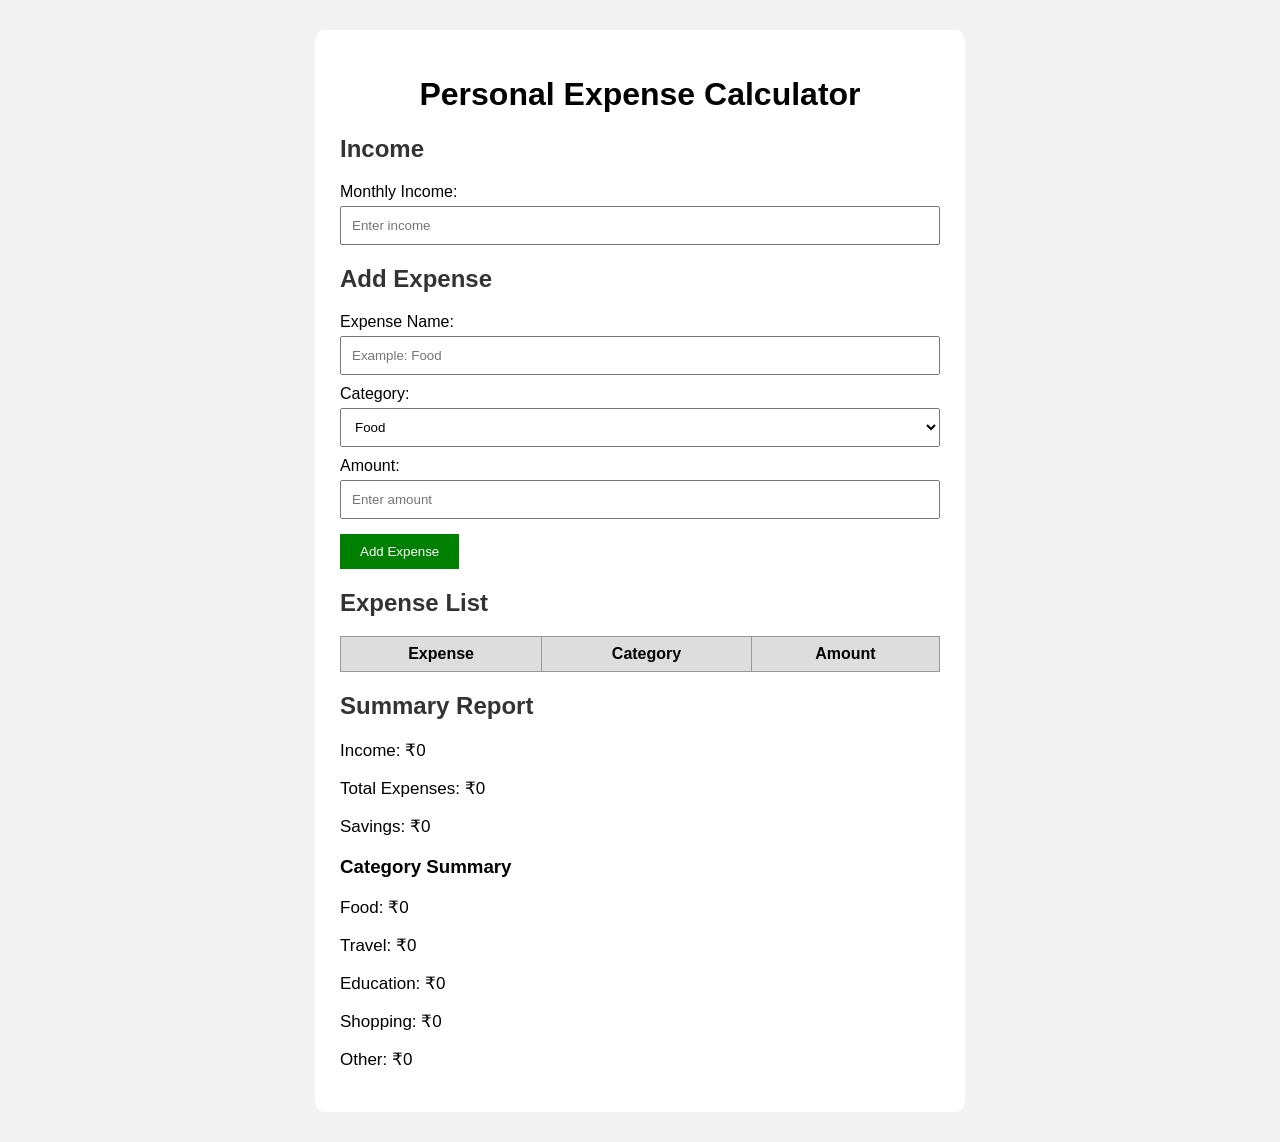
<file: Task1/index.html>
<!DOCTYPE html>
<html>
<head>
    <title>Personal Expense Calculator</title>
    <link rel="stylesheet" href="style.css">
</head>

<body>

    <div class="container">

        <h1>Personal Expense Calculator</h1>

        <!-- Income -->
        <h2>Income</h2>

        <label>Monthly Income:</label>
        <input type="number" id="income" placeholder="Enter income">

        <!-- Expense Details -->
        <h2>Add Expense</h2>

        <label>Expense Name:</label>
        <input type="text" id="expenseName" placeholder="Example: Food">

        <label>Category:</label>
        <select id="category">
            <option value="Food">Food</option>
            <option value="Travel">Travel</option>
            <option value="Education">Education</option>
            <option value="Shopping">Shopping</option>
            <option value="Other">Other</option>
        </select>

        <label>Amount:</label>
        <input type="number" id="amount" placeholder="Enter amount">

        <button onclick="addExpense()">Add Expense</button>

        <!-- Expense List -->
        <h2>Expense List</h2>

        <table>
            <thead>
                <tr>
                    <th>Expense</th>
                    <th>Category</th>
                    <th>Amount</th>
                </tr>
            </thead>

            <tbody id="expenseTable">
            </tbody>
        </table>

        <!-- Summary -->
        <h2>Summary Report</h2>

        <p>Income: ₹<span id="displayIncome">0</span></p>

        <p>Total Expenses: ₹<span id="totalExpense">0</span></p>

        <p>Savings: ₹<span id="savings">0</span></p>

        <h3>Category Summary</h3>

        <p>Food: ₹<span id="food">0</span></p>
        <p>Travel: ₹<span id="travel">0</span></p>
        <p>Education: ₹<span id="education">0</span></p>
        <p>Shopping: ₹<span id="shopping">0</span></p>
        <p>Other: ₹<span id="other">0</span></p>

    </div>

    <script src="script.js"></script>

</body>
</html>
</file>
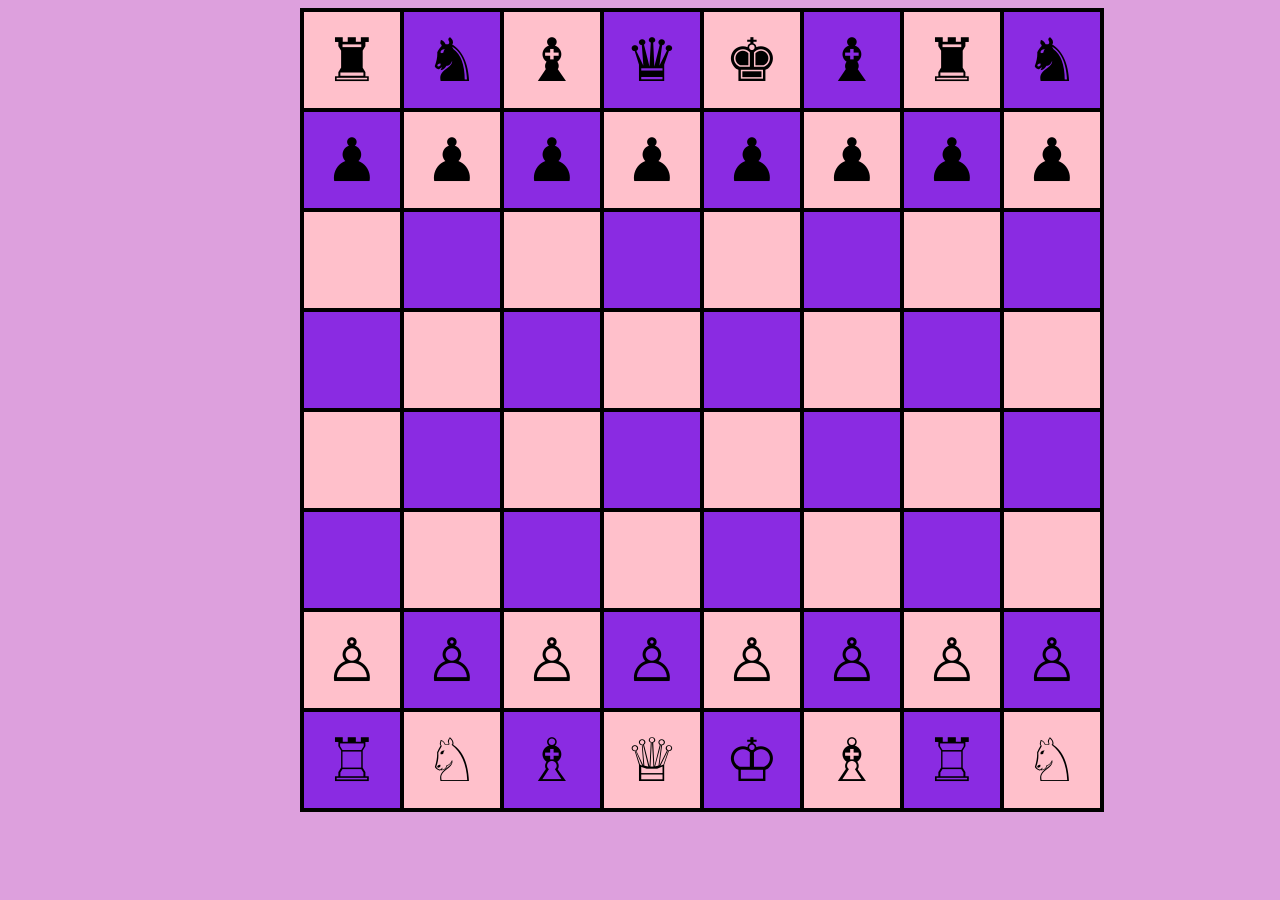
<file: chessboard/Chessboard.html>
<!DOCTYPE html>
<html lang="en">
<head>
    <meta charset="UTF-8">
    <meta name="viewport" content="width=device-width, initial-scale=1.0">
    <title>CHESSBOARD</title>
    <link rel="stylesheet" href="chessStyle.css">
</head>

<body>

    <div class="container">

       
        <div class="row">
            <div class="pink">♜</div>
            <div class="blue">♞</div>
            <div class="pink">♝</div>
            <div class="blue">♛</div>
            <div class="pink">♚</div>
            <div class="blue">♝</div>
            <div class="pink">♜</div>
            <div class="blue">♞</div>
        </div>

        
        <div class="row">
            <div class="blue">♟</div>
            <div class="pink">♟</div>
            <div class="blue">♟</div>
            <div class="pink">♟</div>
            <div class="blue">♟</div>
            <div class="pink">♟</div>
            <div class="blue">♟</div>
            <div class="pink">♟</div>
        </div>

        
        <div class="row">
            <div class="pink"></div>
            <div class="blue"></div>
            <div class="pink"></div>
            <div class="blue"></div>
            <div class="pink"></div>
            <div class="blue"></div>
            <div class="pink"></div>
            <div class="blue"></div>
        </div>

       
        <div class="row">
            <div class="blue"></div>
            <div class="pink"></div>
            <div class="blue"></div>
            <div class="pink"></div>
            <div class="blue"></div>
            <div class="pink"></div>
            <div class="blue"></div>
            <div class="pink"></div>
        </div>

    
        <div class="row">
            <div class="pink"></div>
            <div class="blue"></div>
            <div class="pink"></div>
            <div class="blue"></div>
            <div class="pink"></div>
            <div class="blue"></div>
            <div class="pink"></div>
            <div class="blue"></div>
        </div>

    
        <div class="row">
            <div class="blue"></div>
            <div class="pink"></div>
            <div class="blue"></div>
            <div class="pink"></div>
            <div class="blue"></div>
            <div class="pink"></div>
            <div class="blue"></div>
            <div class="pink"></div>
        </div>

        <div class="row">
            <div class="pink">♙</div>
            <div class="blue">♙</div>
            <div class="pink">♙</div>
            <div class="blue">♙</div>
            <div class="pink">♙</div>
            <div class="blue">♙</div>
            <div class="pink">♙</div>
            <div class="blue">♙</div>
        </div>

        
        <div class="row">
            <div class="blue">♖</div>
            <div class="pink">♘</div>
            <div class="blue">♗</div>
            <div class="pink">♕</div>
            <div class="blue">♔</div>
            <div class="pink">♗</div>
            <div class="blue">♖</div>
            <div class="pink">♘</div>
        </div>

    </div>

</body>
</html>
</file>
<file: Task1/style.css>
body {
    font-family: Arial, sans-serif;
    background-color: #f2f2f2;
}

.container {
    width: 600px;
    margin: 30px auto;
    background-color: white;
    padding: 25px;
    border-radius: 10px;
}

h1 {
    text-align: center;
}

h2 {
    color: #333;
}

label {
    display: block;
    margin-top: 10px;
}

input, select {
    width: 100%;
    padding: 10px;
    margin-top: 5px;
    box-sizing: border-box;
}

button {
    margin-top: 15px;
    padding: 10px 20px;
    background-color: green;
    color: white;
    border: none;
    cursor: pointer;
}

button:hover {
    background-color: darkgreen;
}

table {
    width: 100%;
    margin-top: 15px;
    border-collapse: collapse;
}

th, td {
    border: 1px solid #999;
    padding: 8px;
    text-align: center;
}

th {
    background-color: #ddd;
}

p {
    font-size: 17px;
}
</file>
<file: chessboard/chessStyle.css>
body {
    background-color: plum;
    margin-left: 300px;
}

.container {
    border: 2px solid black;
    width: 800px;
    height: 800px;
}

.row {
     display: flex;  /* vertical align agum */
}

.pink {
    background-color: pink;
    width: 100px;
    height: 100px;
    border: 2px solid black;
    box-sizing: border-box;

    display: flex;
    justify-content: center;
    align-items: center;
    font-size: 60px;
}

.blue {
    background-color: blueviolet;
    width: 100px;
    height: 100px;
    border: 2px solid black;
    box-sizing: border-box;

    display: flex;
    justify-content: center;
    align-items: center;
    font-size: 60px;
}
</file>
